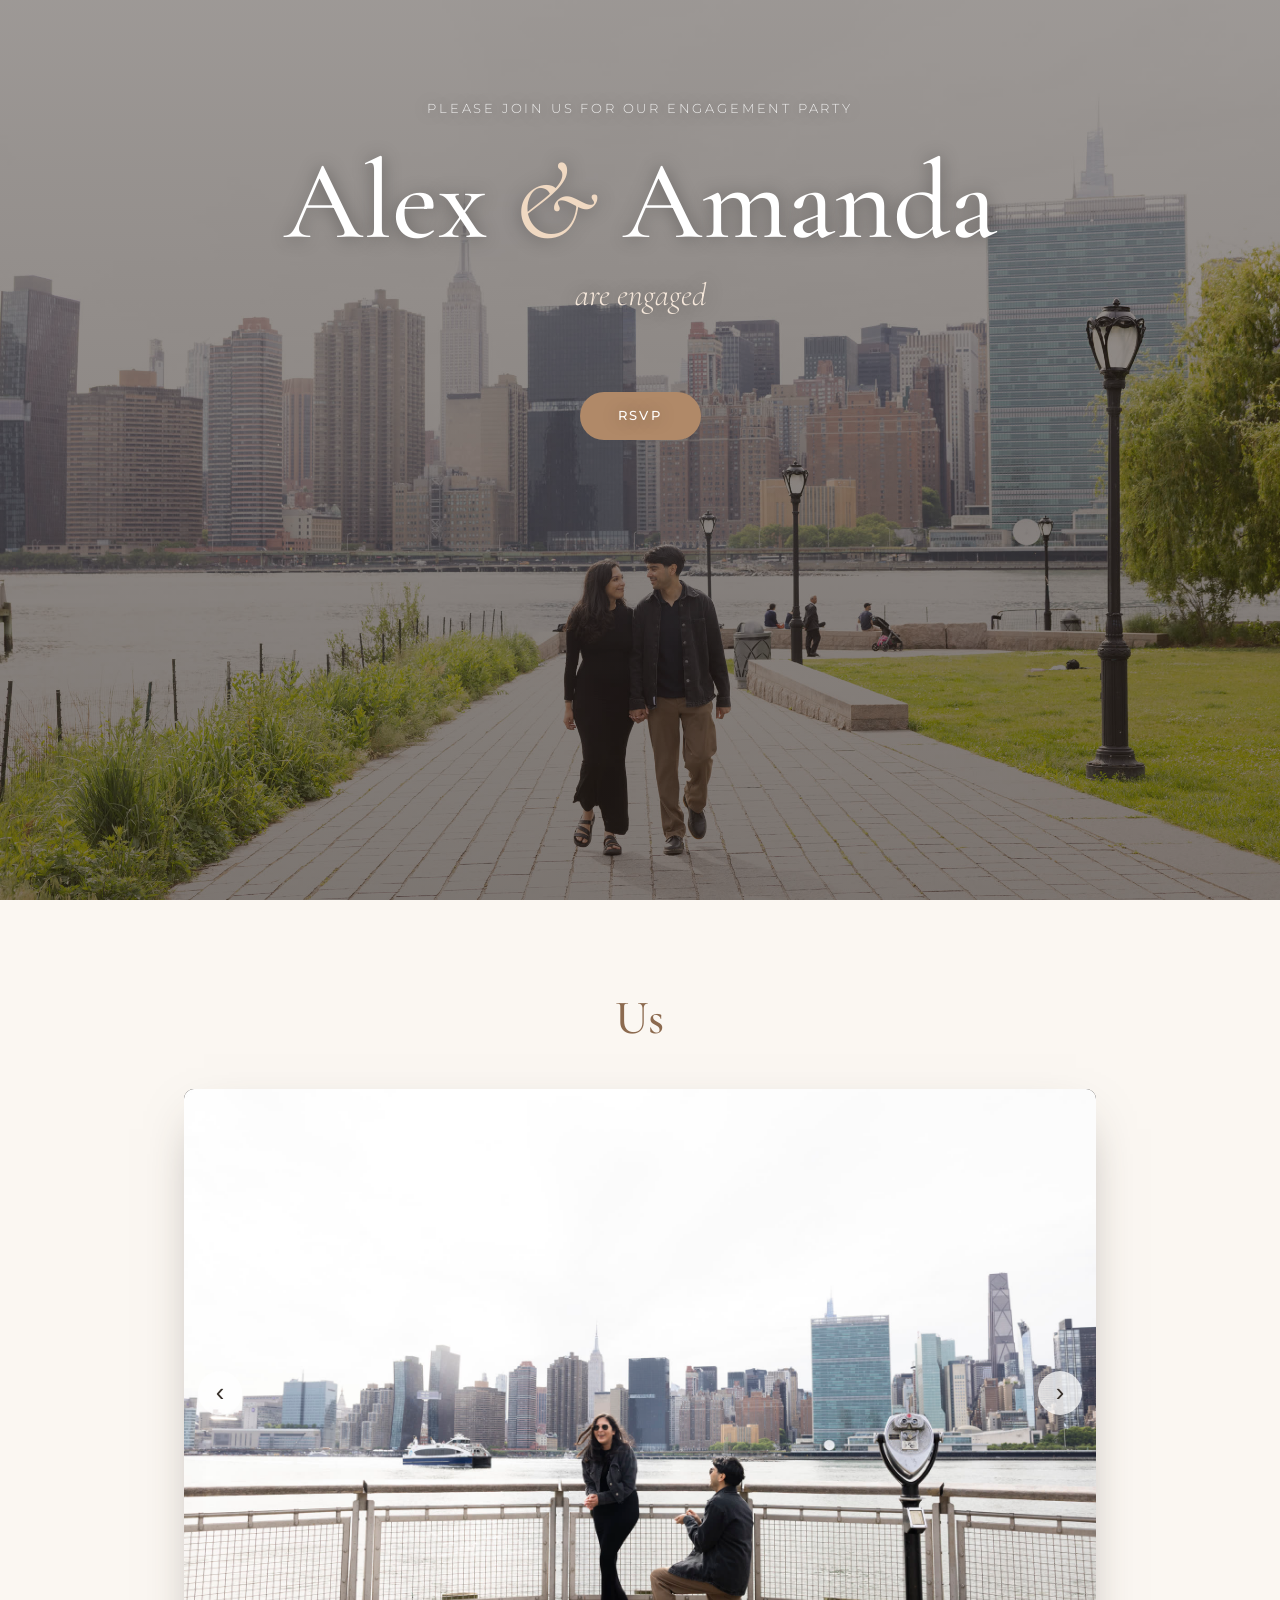
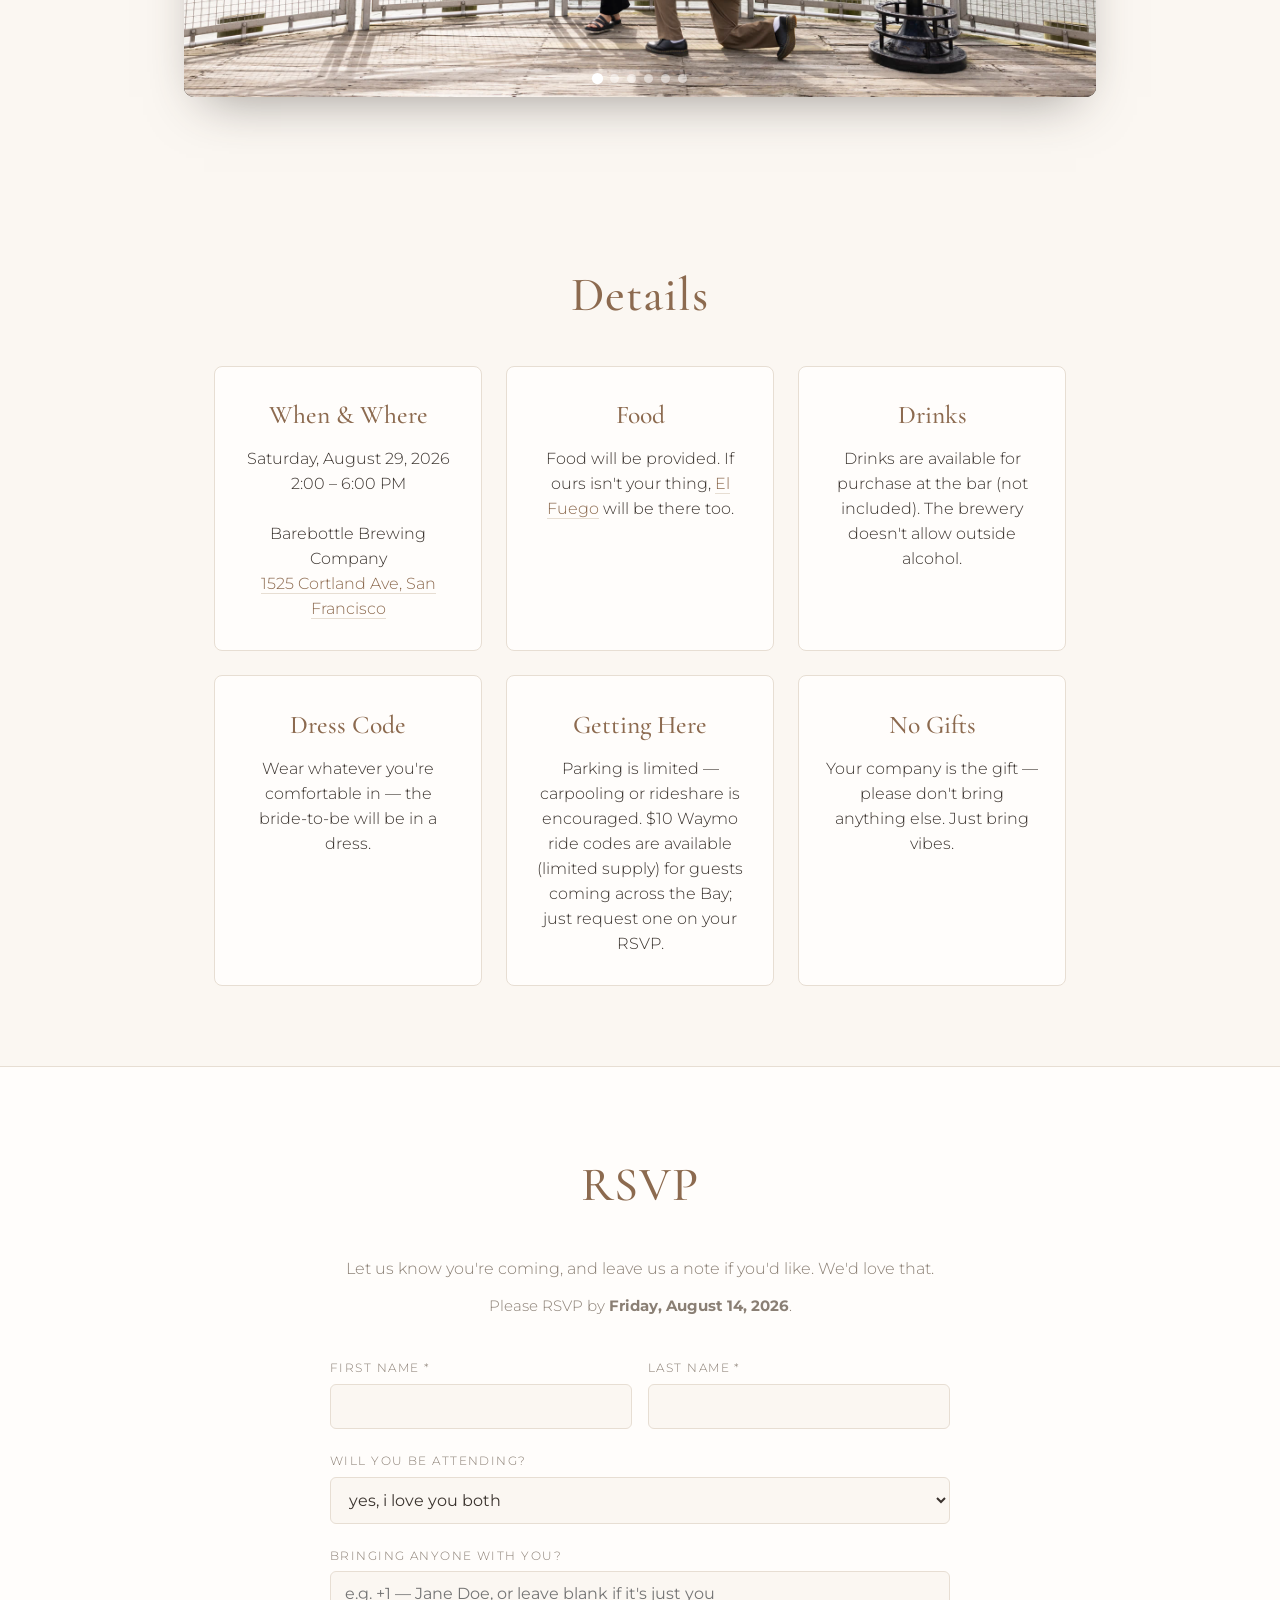
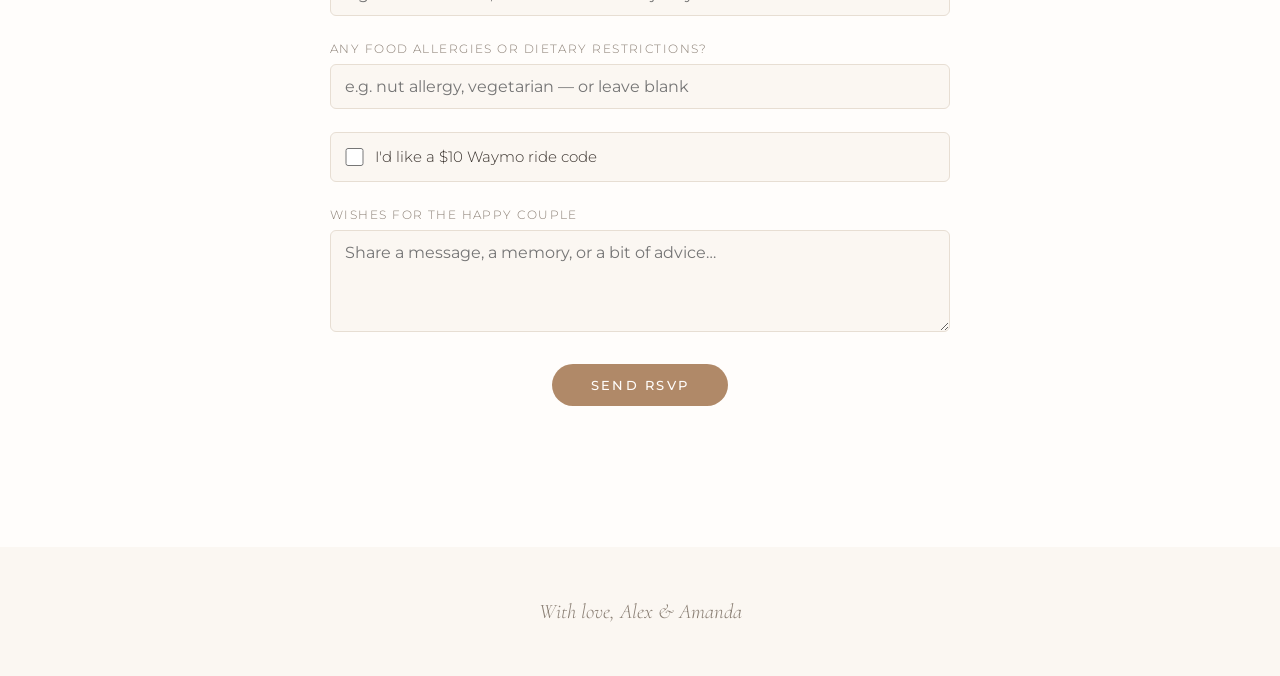
<file: index.html>
<!DOCTYPE html>
<html lang="en">
<head>
  <meta charset="UTF-8" />
  <meta name="viewport" content="width=device-width, initial-scale=1.0" />
  <title>Alex &amp; Amanda — Engagement Party</title>
  <link rel="preconnect" href="https://fonts.googleapis.com" />
  <link rel="preconnect" href="https://fonts.gstatic.com" crossorigin />
  <link href="https://fonts.googleapis.com/css2?family=Cormorant+Garamond:ital,wght@0,400;0,500;1,400&family=Montserrat:wght@300;400;500&display=swap" rel="stylesheet" />
  <link rel="stylesheet" href="styles.css?v=6" />
</head>
<body>

  <!-- ===== HERO ===== -->
  <header class="hero">
    <div class="hero__inner">
      <p class="hero__eyebrow">Please join us for our engagement party</p>
      <h1 class="hero__names">Alex <span>&amp;</span> Amanda</h1>
      <p class="hero__tagline">are engaged</p>
      <a class="btn hero__cta" href="#rsvp">RSVP</a>
    </div>
  </header>

  <!-- ===== PHOTO GALLERY ===== -->
  <section class="gallery" id="gallery">
    <h2 class="section-title">Us</h2>
    <div class="slideshow" id="slideshow">
      <div class="slides" id="slides"><!-- slides injected by gallery.js --></div>
      <button class="slide-nav slide-nav--prev" id="prevBtn" aria-label="Previous photo">&#8249;</button>
      <button class="slide-nav slide-nav--next" id="nextBtn" aria-label="Next photo">&#8250;</button>
      <div class="slide-dots" id="dots"></div>
    </div>
  </section>

  <!-- ===== DETAILS ===== -->
  <section class="details" id="details">
    <h2 class="section-title">Details</h2>
    <div class="details__grid">
      <div class="details__card">
        <h3>When &amp; Where</h3>
        <p>
          Saturday, August 29, 2026<br />2:00 – 6:00 PM<br /><br />
          Barebottle Brewing Company<br />
          <a href="https://maps.google.com/?q=Barebottle+Brewing+Company+1525+Cortland+Ave+San+Francisco+CA+94110" target="_blank" rel="noopener">1525 Cortland Ave, San Francisco</a>
        </p>
      </div>
      <div class="details__card">
        <h3>Food</h3>
        <p>
          Food will be provided. If ours isn't your thing,
          <a href="https://www.yelp.com/biz/el-fuego-san-francisco-61" target="_blank" rel="noopener">El Fuego</a>
          will be there too.
        </p>
      </div>
      <div class="details__card">
        <h3>Drinks</h3>
        <p>
          Drinks are available for purchase at the bar (not included).
          The brewery doesn't allow outside alcohol.
        </p>
      </div>
      <div class="details__card">
        <h3>Dress Code</h3>
        <p>Wear whatever you're comfortable in — the bride-to-be will be in a dress.</p>
      </div>
      <div class="details__card">
        <h3>Getting Here</h3>
        <p>Parking is limited — carpooling or rideshare is encouraged. $10 Waymo ride codes are available (limited supply) for guests coming across the Bay; just request one on your RSVP.</p>
      </div>
      <div class="details__card">
        <h3>No Gifts</h3>
        <p>Your company is the gift — please don't bring anything else. Just bring vibes.</p>
      </div>
    </div>
  </section>

  <!-- ===== AT THE PARTY =====
       Hidden until `games_live` is switched on in the controls page, so this
       goes live on the day without a deploy. Stays hidden if the check fails,
       which is the safe way round. -->
  <section class="details" id="party" hidden>
    <h2 class="section-title">At the Party</h2>
    <p class="party__intro">
      Three things to do while you're here. You can hop between them from the
      bar at the top of any of these pages.
    </p>
    <div class="details__grid">
      <div class="details__card party__card">
        <h3>The Quiz</h3>
        <p>How well do you actually know us? Ten questions, and a score at the end.</p>
        <a class="btn btn--small" href="quiz.html">Play the quiz</a>
      </div>
      <div class="details__card party__card">
        <h3>Disposable Camera</h3>
        <p>
          Take a photo and we'll develop it like it came off a drugstore
          point-and-shoot. It joins the wall for everyone to see.
        </p>
        <a class="btn btn--small" href="camera.html">Open the camera</a>
      </div>
      <div class="details__card party__card">
        <h3>Leaderboard</h3>
        <p>Where you landed, and which questions everyone's getting wrong.</p>
        <a class="btn btn--small" href="board.html">See the standings</a>
      </div>
    </div>
  </section>

  <!-- ===== RSVP ===== -->
  <section class="rsvp" id="rsvp">
    <div class="rsvp__inner">
      <h2 class="section-title">RSVP</h2>
      <p class="rsvp__intro">Let us know you're coming, and leave us a note if you'd like. We'd love that.</p>
      <p class="rsvp__deadline">Please RSVP by <strong>Friday, August 14, 2026</strong>.</p>

      <form id="rsvp-form" class="form">
        <div class="form__row">
          <label class="form__field">
            <span>First name *</span>
            <input type="text" name="firstName" required />
          </label>
          <label class="form__field">
            <span>Last name *</span>
            <input type="text" name="lastName" required />
          </label>
        </div>

        <label class="form__field">
          <span>Will you be attending?</span>
          <select name="attending">
            <option value="yes, i love you both">yes, i love you both</option>
            <option value="no, i don't love you both">no, i don't love you both</option>
          </select>
        </label>

        <label class="form__field">
          <span>Bringing anyone with you?</span>
          <input type="text" name="guests" placeholder="e.g. +1 — Jane Doe, or leave blank if it's just you" />
        </label>

        <label class="form__field">
          <span>Any food allergies or dietary restrictions?</span>
          <input type="text" name="allergies" placeholder="e.g. nut allergy, vegetarian — or leave blank" />
        </label>

        <label class="form__field form__field--check">
          <input type="checkbox" name="waymo" />
          <span>I'd like a $10 Waymo ride code</span>
        </label>

        <label class="form__field">
          <span>Wishes for the happy couple</span>
          <textarea name="wishes" rows="4" placeholder="Share a message, a memory, or a bit of advice…"></textarea>
        </label>

        <button type="submit" class="btn form__submit">Send RSVP</button>

        <p id="form-status" class="form__status" role="status" aria-live="polite"></p>
      </form>
    </div>
  </section>

  <footer class="footer">
    <p>With love, Alex &amp; Amanda</p>
  </footer>

  <script src="gallery.js"></script>
  <script src="script.js"></script>
  <script src="config.js?v=12"></script>
  <script src="home.js?v=12"></script>
</body>
</html>
</file>
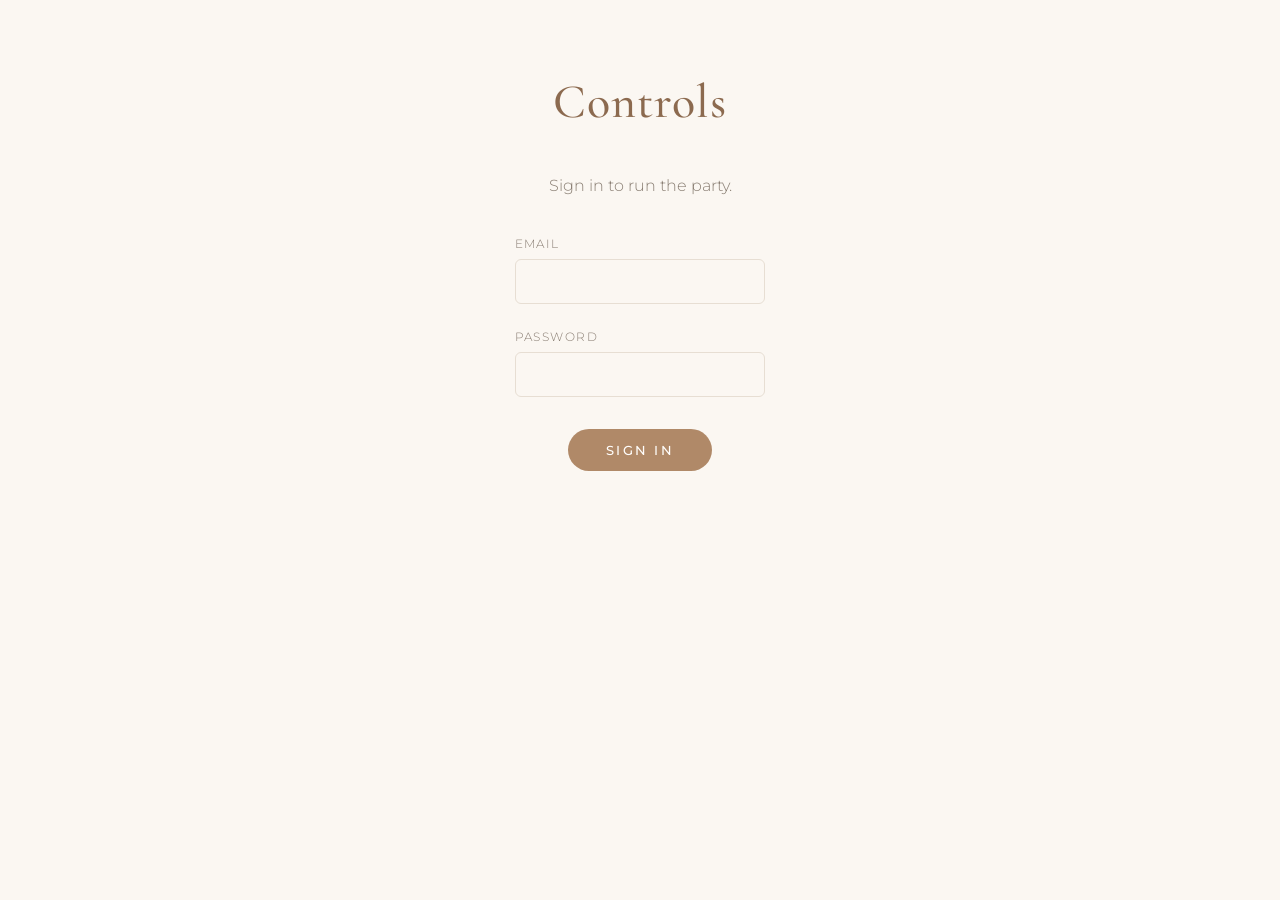
<file: admin.html>
<!DOCTYPE html>
<html lang="en">
<head>
  <meta charset="UTF-8" />
  <meta name="viewport" content="width=device-width, initial-scale=1.0" />
  <meta name="robots" content="noindex, nofollow" />
  <title>Controls — Alex &amp; Amanda</title>
  <link rel="preconnect" href="https://fonts.googleapis.com" />
  <link rel="preconnect" href="https://fonts.gstatic.com" crossorigin />
  <link href="https://fonts.googleapis.com/css2?family=Cormorant+Garamond:ital,wght@0,400;0,500;1,400&family=Montserrat:wght@300;400;500&display=swap" rel="stylesheet" />
  <link rel="stylesheet" href="styles.css?v=6" />
  <link rel="stylesheet" href="fun.css?v=12" />
</head>
<!--
  Just for the two of you. Not linked from anywhere, and the switches are
  protected by a real sign-in — see ADMIN ACCESS in schema.sql.

  On your iPhone: open this in Safari, then Share → Add to Home Screen.
-->
<body class="page admin">

  <main class="admin__inner">

    <!-- ===== SIGN IN ===== -->
    <section class="admin__screen is-active" id="screen-login">
      <h1 class="section-title">Controls</h1>
      <p class="admin__intro">Sign in to run the party.</p>

      <form class="form admin__form" id="loginForm">
        <label class="form__field">
          <span>Email</span>
          <input type="email" name="email" autocomplete="username" required />
        </label>
        <label class="form__field">
          <span>Password</span>
          <input type="password" name="password" autocomplete="current-password" required />
        </label>
        <button type="submit" class="btn form__submit">Sign in</button>
        <p class="form__status" id="loginStatus" role="status" aria-live="polite"></p>
      </form>
    </section>

    <!-- ===== THE SWITCHES ===== -->
    <section class="admin__screen" id="screen-panel">
      <h1 class="section-title">Controls</h1>
      <p class="admin__who" id="who"></p>

      <div class="switch" id="gamesSwitch">
        <div class="switch__text">
          <h2>The Games</h2>
          <p class="switch__state" id="gamesState">—</p>
          <p class="switch__hint" id="gamesHint"></p>
        </div>
        <button class="switch__btn" id="gamesBtn" disabled>—</button>
      </div>

      <div class="switch" id="answersSwitch">
        <div class="switch__text">
          <h2>The Answers</h2>
          <p class="switch__state" id="answersState">—</p>
          <p class="switch__hint" id="answersHint"></p>
        </div>
        <button class="switch__btn" id="answersBtn" disabled>—</button>
      </div>

      <div class="switch" id="collageSwitch">
        <div class="switch__text">
          <h2>The Wall</h2>
          <p class="switch__state" id="collageState">—</p>
          <p class="switch__hint" id="collageHint"></p>
        </div>
        <button class="switch__btn" id="collageBtn" disabled>—</button>
      </div>

      <p class="form__status" id="panelStatus" role="status" aria-live="polite"></p>

      <div class="admin__links">
        <a href="quiz.html">Quiz</a>
        <a href="camera.html">Camera</a>
        <a href="board.html">Leaderboard</a>
      </div>

      <button class="quiz__replay" id="signOutBtn">Sign out</button>

      <p class="admin__note">
        Removing a photo still needs the Supabase dashboard — that's where the
        thumbnails are. See "Taking a photo down" in SETUP.md.
      </p>
    </section>

  </main>

  <script src="config.js?v=12"></script>
  <script src="api.js?v=12"></script>
  <script src="admin.js?v=12"></script>
</body>
</html>
</file>
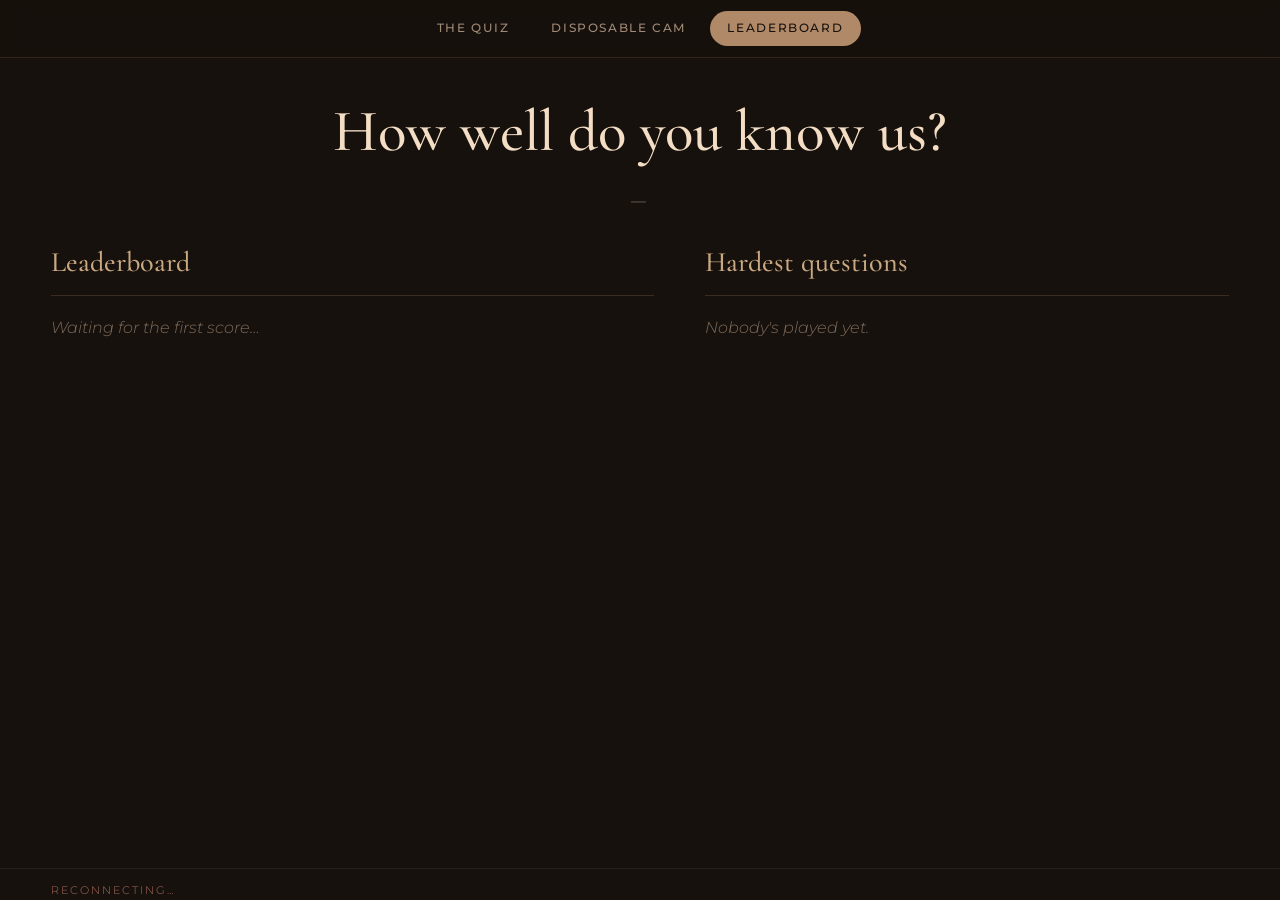
<file: board.html>
<!DOCTYPE html>
<html lang="en">
<head>
  <meta charset="UTF-8" />
  <meta name="viewport" content="width=device-width, initial-scale=1.0" />
  <title>Leaderboard — Alex &amp; Amanda</title>
  <link rel="preconnect" href="https://fonts.googleapis.com" />
  <link rel="preconnect" href="https://fonts.gstatic.com" crossorigin />
  <link href="https://fonts.googleapis.com/css2?family=Cormorant+Garamond:ital,wght@0,400;0,500;1,400&family=Montserrat:wght@300;400;500&display=swap" rel="stylesheet" />
  <link rel="stylesheet" href="styles.css?v=6" />
  <link rel="stylesheet" href="fun.css?v=12" />
</head>
<!--
  Guests reach this from the tab bar. Shows standings and which questions are
  tripping people up — never the answers themselves, so it's safe to leave
  open while the quiz is still sealed.
-->
<body class="board">

  <nav class="tabs tabs--dark">
    <a href="quiz.html"><span class="tabs__full">The Quiz</span><span class="tabs__short">Quiz</span></a>
    <a href="camera.html"><span class="tabs__full">Disposable Cam</span><span class="tabs__short">Camera</span></a>
    <a href="board.html" aria-current="page"><span class="tabs__full">Leaderboard</span><span class="tabs__short">Board</span></a>
  </nav>

  <header class="board__head">
    <h1>How well do you know us?</h1>
    <p class="board__sub" id="played">—</p>
  </header>

  <main class="board__grid">
    <section class="board__col">
      <h2>Leaderboard</h2>
      <ol class="board__list" id="list">
        <li class="board__empty">Waiting for the first score…</li>
      </ol>
      <p class="board__you" id="you" hidden></p>
    </section>

    <section class="board__col">
      <h2>Hardest questions</h2>
      <div class="board__stats" id="stats">
        <p class="board__empty">Nobody's played yet.</p>
      </div>
    </section>
  </main>

  <footer class="board__foot">
    <span id="status">connecting…</span>
    <span class="board__release" id="release"></span>
  </footer>

  <script src="config.js?v=12"></script>
  <script src="api.js?v=12"></script>
  <script src="quiz-data.js?v=12"></script>
  <script src="board.js?v=12"></script>
</body>
</html>
</file>
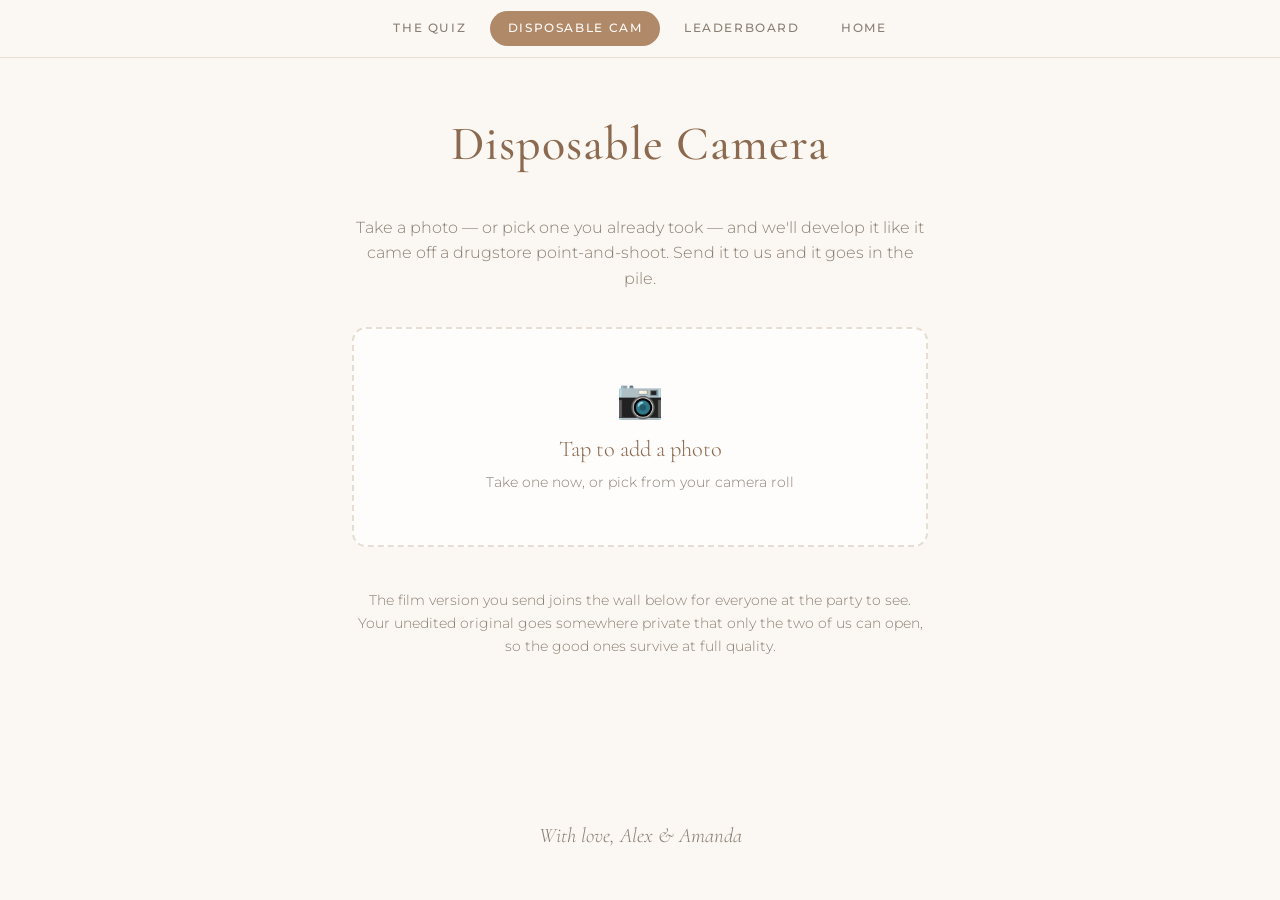
<file: camera.html>
<!DOCTYPE html>
<html lang="en">
<head>
  <meta charset="UTF-8" />
  <meta name="viewport" content="width=device-width, initial-scale=1.0" />
  <title>Disposable Camera — Alex &amp; Amanda</title>
  <link rel="preconnect" href="https://fonts.googleapis.com" />
  <link rel="preconnect" href="https://fonts.gstatic.com" crossorigin />
  <link href="https://fonts.googleapis.com/css2?family=Cormorant+Garamond:ital,wght@0,400;0,500;1,400&family=Montserrat:wght@300;400;500&display=swap" rel="stylesheet" />
  <link rel="stylesheet" href="styles.css?v=6" />
  <link rel="stylesheet" href="fun.css?v=13" />
</head>
<body class="page">

  <nav class="tabs">
    <a href="quiz.html"><span class="tabs__full">The Quiz</span><span class="tabs__short">Quiz</span></a>
    <a href="camera.html" aria-current="page"><span class="tabs__full">Disposable Cam</span><span class="tabs__short">Camera</span></a>
    <a href="board.html"><span class="tabs__full">Leaderboard</span><span class="tabs__short">Board</span></a>
    <a class="tabs__home" href="index.html"><span class="tabs__full">Home</span><span class="tabs__short">Home</span></a>
  </nav>

  <main class="cam">
    <h1 class="section-title">Disposable Camera</h1>
    <p class="cam__intro">
      Take a photo — or pick one you already took — and we'll develop it like it
      came off a drugstore point-and-shoot. Send it to us and it goes in the pile.
    </p>

    <!-- ===== PICK A PHOTO ===== -->
    <div class="cam__drop" id="drop">
      <div class="cam__drop-icon">&#128247;</div>
      <p class="cam__drop-text">Tap to add a photo</p>
      <p class="cam__drop-hint">Take one now, or pick from your camera roll</p>
      <!-- No `capture` attribute on purpose: it forces the camera and iOS
           drops the photo-library option entirely. Without it you get the
           normal sheet with both. -->
      <input type="file" id="fileInput" accept="image/*" />
    </div>

    <p class="cam__working" id="working" hidden>Developing…</p>

    <!-- ===== DEVELOPED PHOTO ===== -->
    <div class="cam__result" id="result" hidden>
      <div class="cam__frame" id="frame">
        <canvas class="cam__canvas" id="canvas"></canvas>
        <p class="filmbar__hint" id="filmHint">Swipe to change the look</p>
      </div>

      <div class="filmbar">
        <button class="filmbar__arrow" id="filmPrev" type="button" aria-label="Previous look">&#8249;</button>
        <span class="filmbar__name" id="filmName"></span>
        <button class="filmbar__arrow" id="filmNext" type="button" aria-label="Next look">&#8250;</button>
      </div>
      <div class="filmdots" id="filmDots"></div>

      <button class="frametoggle" id="frameBtn" type="button" aria-pressed="false">
        Add the party frame
      </button>

      <div class="cam__actions">
        <button class="btn" id="sendBtn">Send it to us</button>
        <a class="btn btn--ghost" id="downloadBtn" download="engagement-party.jpg">Save to my phone</a>
        <button class="btn btn--ghost" id="againBtn">Another one</button>
      </div>

      <label class="form__field cam__field">
        <span>Your name (optional)</span>
        <input type="text" id="camName" maxlength="40" placeholder="so we know who took it" />
      </label>

      <p class="cam__status" id="camStatus" role="status" aria-live="polite"></p>
    </div>

    <p class="cam__note">
      The film version you send joins the wall below for everyone at the party
      to see. Your unedited original goes somewhere private that only the two
      of us can open, so the good ones survive at full quality.
    </p>

    <!-- ===== THE WALL ===== -->
    <section class="wall" id="collage" hidden>
      <h2 class="section-title">The Wall</h2>
      <p class="wall__empty" id="collageEmpty" hidden>
        Nothing here yet — be the first.
      </p>
      <div class="wall__grid" id="collageGrid"></div>
    </section>
  </main>

  <footer class="footer">
    <p>With love, Alex &amp; Amanda</p>
  </footer>

  <script src="config.js?v=13"></script>
  <script src="api.js?v=13"></script>
  <script src="films.js?v=13"></script>
  <script src="camera.js?v=13"></script>
</body>
</html>
</file>
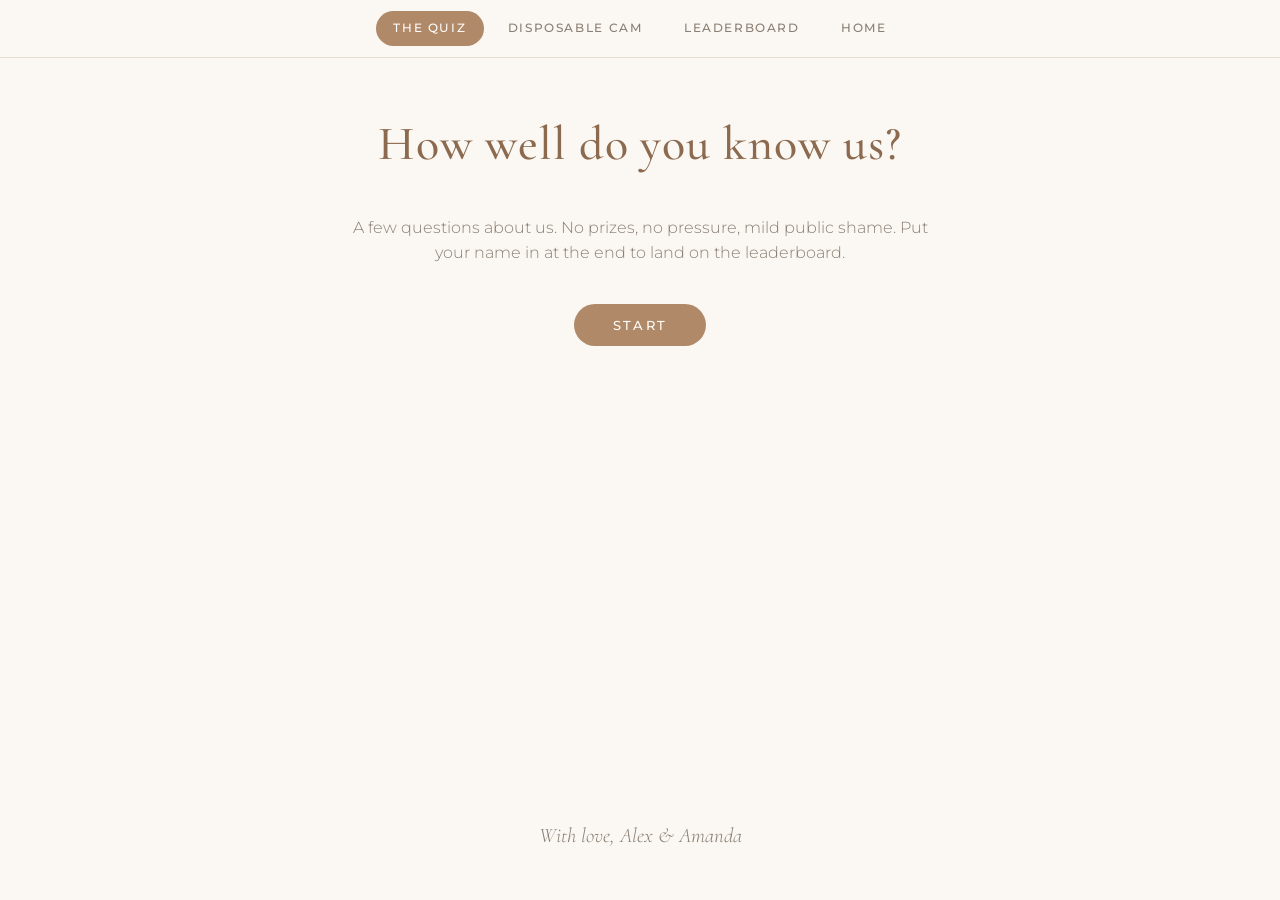
<file: quiz.html>
<!DOCTYPE html>
<html lang="en">
<head>
  <meta charset="UTF-8" />
  <meta name="viewport" content="width=device-width, initial-scale=1.0" />
  <title>How Well Do You Know Us? — Alex &amp; Amanda</title>
  <link rel="preconnect" href="https://fonts.googleapis.com" />
  <link rel="preconnect" href="https://fonts.gstatic.com" crossorigin />
  <link href="https://fonts.googleapis.com/css2?family=Cormorant+Garamond:ital,wght@0,400;0,500;1,400&family=Montserrat:wght@300;400;500&display=swap" rel="stylesheet" />
  <link rel="stylesheet" href="styles.css?v=6" />
  <link rel="stylesheet" href="fun.css?v=12" />
</head>
<body class="page">

  <nav class="tabs">
    <a href="quiz.html" aria-current="page"><span class="tabs__full">The Quiz</span><span class="tabs__short">Quiz</span></a>
    <a href="camera.html"><span class="tabs__full">Disposable Cam</span><span class="tabs__short">Camera</span></a>
    <a href="board.html"><span class="tabs__full">Leaderboard</span><span class="tabs__short">Board</span></a>
    <a class="tabs__home" href="index.html"><span class="tabs__full">Home</span><span class="tabs__short">Home</span></a>
  </nav>

  <main class="quiz">

    <!-- ===== START ===== -->
    <section class="quiz__screen is-active" id="screen-start">
      <h1 class="section-title" id="quizTitle">How well do you know us?</h1>
      <p class="quiz__intro" id="quizIntro"></p>
      <button class="btn" id="startBtn">Start</button>
      <button class="quiz__replay" id="resumeBtn" hidden>See how you did</button>
    </section>

    <!-- ===== PLAY ===== -->
    <section class="quiz__screen" id="screen-play">
      <div class="quiz__progress">
        <div class="quiz__progress-bar"><span id="progressFill"></span></div>
        <p class="quiz__count" id="progressText"></p>
      </div>

      <h2 class="quiz__question" id="questionText"></h2>

      <!-- photos that come with the question, visible sealed or not -->
      <div class="quiz__askPhotos" id="askPhotos" hidden></div>

      <!-- multiple choice -->
      <div class="quiz__options" id="options"></div>

      <!-- timeline sort -->
      <div class="quiz__order" id="orderList" hidden></div>
      <button class="btn quiz__check" id="checkOrderBtn" hidden>Lock it in</button>

      <div class="quiz__feedback" id="feedback" hidden>
        <p class="quiz__verdict" id="verdict"></p>
        <p class="quiz__note" id="note"></p>
        <div class="quiz__photos" id="feedbackPhotos" hidden></div>
        <button class="btn" id="nextBtn">Next</button>
      </div>
    </section>

    <!-- ===== RESULT ===== -->
    <section class="quiz__screen" id="screen-result">
      <h2 class="section-title">How you did</h2>
      <p class="quiz__score" id="scoreLine"></p>
      <p class="quiz__tier" id="tierLabel"></p>
      <p class="quiz__blurb" id="tierBlurb"></p>

      <form class="quiz__submit form" id="scoreForm">
        <label class="form__field">
          <span>Name for the leaderboard</span>
          <input type="text" name="name" maxlength="40" placeholder="e.g. Jane D." required />
        </label>
        <button type="submit" class="btn form__submit">Post my score</button>
        <p class="form__status" id="scoreStatus" role="status" aria-live="polite"></p>
      </form>

      <p class="quiz__pending" id="pending" hidden>
        The answers are still sealed — Alex and Amanda will drop them later
        tonight. Leave this page open, or come back to it: this phone remembers
        what you picked, so you'll see exactly what you got wrong.
      </p>

      <div class="quiz__after">
        <button class="btn" id="revealBtn" hidden>See the answers</button>
        <a class="btn btn--ghost" href="camera.html">Now take a photo &#8250;</a>
        <button class="quiz__replay" id="replayBtn">Play again</button>
      </div>

      <div class="review" id="review" hidden></div>

      <div class="leaderboard" id="leaderboard" hidden>
        <h3>Leaderboard</h3>
        <ol id="leaderboardList"></ol>
      </div>
    </section>

  </main>

  <footer class="footer">
    <p>With love, Alex &amp; Amanda</p>
  </footer>

  <script src="config.js?v=12"></script>
  <script src="api.js?v=12"></script>
  <script src="quiz-data.js?v=12"></script>
  <script src="quiz.js?v=12"></script>
</body>
</html>
</file>
<file: styles.css>
:root {
  --bg: #fbf7f2;
  --ink: #3a332e;
  --muted: #8a7f74;
  --accent: #b08968;
  --accent-deep: #8c6a4f;
  --line: #e7ded3;
  --white: #fffdfb;
}

* { box-sizing: border-box; margin: 0; padding: 0; }

html { scroll-behavior: smooth; }

body {
  font-family: "Montserrat", sans-serif;
  color: var(--ink);
  background: var(--bg);
  line-height: 1.6;
  font-weight: 300;
}

.section-title {
  font-family: "Cormorant Garamond", serif;
  font-size: clamp(2rem, 5vw, 3rem);
  font-weight: 500;
  text-align: center;
  color: var(--accent-deep);
  margin-bottom: 2rem;
  letter-spacing: 0.02em;
}

.btn {
  display: inline-block;
  background: var(--accent);
  color: var(--white);
  text-decoration: none;
  padding: 0.85rem 2.4rem;
  border: none;
  border-radius: 999px;
  font-family: "Montserrat", sans-serif;
  font-size: 0.8rem;
  font-weight: 500;
  letter-spacing: 0.18em;
  text-transform: uppercase;
  cursor: pointer;
  transition: background 0.25s ease, transform 0.15s ease;
}
.btn:hover { background: var(--accent-deep); transform: translateY(-2px); }

/* ===== HERO ===== */
.hero {
  min-height: 100vh;
  display: flex;
  align-items: flex-start;
  justify-content: center;
  text-align: center;
  padding: 11vh 1.5rem 4rem;
  color: #fff;
  background:
    linear-gradient(rgba(38,28,22,0.45), rgba(38,28,22,0.6)),
    url("photos/hero.jpg") center / cover no-repeat;
  background-attachment: scroll;
}
.hero__inner { max-width: 760px; text-shadow: 0 1px 18px rgba(0,0,0,0.35); }
.hero__eyebrow {
  font-size: 0.8rem;
  letter-spacing: 0.22em;
  text-transform: uppercase;
  color: rgba(255,255,255,0.85);
  margin-bottom: 1.5rem;
}
.hero__names {
  font-family: "Cormorant Garamond", serif;
  font-size: clamp(2rem, 11vw, 7rem);
  font-weight: 500;
  line-height: 1.05;
  color: #fff;
}
.hero__names span { color: #f0d9c2; font-style: italic; font-weight: 400; }
.hero__tagline {
  font-family: "Cormorant Garamond", serif;
  font-style: italic;
  font-size: clamp(1.4rem, 4vw, 2rem);
  color: #f5e7da;
  margin: 0.5rem 0 2.5rem;
}
.hero__details { color: #fff; margin-bottom: 0.4rem; }
.hero__meta {
  color: #fff;
  font-size: 1rem;
  letter-spacing: 0.05em;
  margin-bottom: 0.6rem;
}
.hero__venue {
  color: rgba(255,255,255,0.9);
  font-size: 0.92rem;
  line-height: 1.7;
  margin-bottom: 2.5rem;
}
.hero__venue a {
  color: #fff;
  text-decoration: none;
  border-bottom: 1px solid rgba(255,255,255,0.5);
  transition: border-color 0.2s ease;
}
.hero__venue a:hover { border-color: #fff; }

/* ===== GALLERY SLIDESHOW ===== */
.gallery { padding: 5rem 1.5rem; max-width: 960px; margin: 0 auto; }
.slideshow {
  position: relative;
  width: 100%;
  aspect-ratio: 3 / 2;
  border-radius: 10px;
  overflow: hidden;
  background: #201914;
  box-shadow: 0 20px 50px -20px rgba(58,51,46,0.5);
}
.slides { position: absolute; inset: 0; }
.slide {
  position: absolute; inset: 0;
  opacity: 0;
  transition: opacity 1s ease;
}
.slide.is-active { opacity: 1; }
.slide__bg {
  position: absolute; inset: 0;
  background-size: cover;
  background-position: center;
  filter: blur(28px) brightness(0.55);
  transform: scale(1.15);
}
.slide__img {
  position: relative;
  width: 100%; height: 100%;
  object-fit: contain;
  display: block;
}

/* arrows */
.slide-nav {
  position: absolute;
  top: 50%;
  transform: translateY(-50%);
  width: 44px; height: 44px;
  border: none;
  border-radius: 50%;
  background: rgba(255,255,255,0.75);
  color: var(--ink);
  font-size: 1.6rem;
  line-height: 1;
  cursor: pointer;
  display: flex; align-items: center; justify-content: center;
  transition: background 0.2s ease;
  z-index: 2;
}
.slide-nav:hover { background: #fff; }
.slide-nav--prev { left: 14px; }
.slide-nav--next { right: 14px; }

/* dots */
.slide-dots {
  position: absolute;
  bottom: 14px; left: 0; right: 0;
  display: flex; justify-content: center; gap: 8px;
  z-index: 2;
}
.slide-dot {
  width: 9px; height: 9px;
  border-radius: 50%;
  border: none;
  background: rgba(255,255,255,0.5);
  cursor: pointer;
  padding: 0;
  transition: background 0.2s ease, transform 0.2s ease;
}
.slide-dot.is-active { background: #fff; transform: scale(1.25); }

/* ===== DETAILS ===== */
.details {
  padding: 5rem 1.5rem;
  max-width: 900px;
  margin: 0 auto;
}
.details__grid {
  display: grid;
  grid-template-columns: repeat(auto-fit, minmax(220px, 1fr));
  gap: 1.5rem;
}
.details__card {
  background: var(--white);
  border: 1px solid var(--line);
  border-radius: 8px;
  padding: 1.8rem 1.6rem;
  text-align: center;
}
.details__card h3 {
  font-family: "Cormorant Garamond", serif;
  font-size: 1.6rem;
  font-weight: 500;
  color: var(--accent-deep);
  margin-bottom: 0.6rem;
}
.details__card p { color: var(--ink); font-size: 0.98rem; }
.details__card a {
  color: var(--accent-deep);
  text-decoration: none;
  border-bottom: 1px solid var(--line);
}
.details__card a:hover { border-color: var(--accent-deep); }

/* ===== RSVP ===== */
.rsvp {
  padding: 5rem 1.5rem 6rem;
  background: var(--white);
  border-top: 1px solid var(--line);
}
.rsvp__inner { max-width: 620px; margin: 0 auto; }
.rsvp__intro {
  text-align: center;
  color: var(--muted);
  margin-bottom: 0.75rem;
  font-size: 1rem;
}

.rsvp__deadline {
  text-align: center;
  color: var(--muted);
  margin-bottom: 2.5rem;
  font-size: 0.95rem;
}

.form { display: flex; flex-direction: column; gap: 1.4rem; }
.form__row { display: flex; gap: 1rem; }
.form__row .form__field { flex: 1; }
.form__field { display: flex; flex-direction: column; gap: 0.4rem; }
.form__field > span {
  font-size: 0.75rem;
  letter-spacing: 0.12em;
  text-transform: uppercase;
  color: var(--muted);
}
.form__field input,
.form__field select,
.form__field textarea {
  font-family: "Montserrat", sans-serif;
  font-size: 1rem;
  color: var(--ink);
  padding: 0.75rem 0.9rem;
  border: 1px solid var(--line);
  border-radius: 6px;
  background: var(--bg);
  transition: border-color 0.2s ease;
}
.form__field input:focus,
.form__field select:focus,
.form__field textarea:focus {
  outline: none;
  border-color: var(--accent);
}
.form__field textarea { resize: vertical; }
.form__field--check {
  flex-direction: row;
  align-items: center;
  gap: 0.7rem;
  cursor: pointer;
  background: var(--bg);
  border: 1px solid var(--line);
  border-radius: 6px;
  padding: 0.85rem 0.9rem;
}
.form__field--check input {
  width: 1.15rem;
  height: 1.15rem;
  accent-color: var(--accent);
  flex-shrink: 0;
  cursor: pointer;
}
.form__field--check span {
  text-transform: none;
  letter-spacing: normal;
  font-size: 0.95rem;
  color: var(--ink);
  line-height: 1.4;
}
.form__submit { align-self: center; margin-top: 0.6rem; }
.form__status {
  text-align: center;
  font-size: 0.9rem;
  min-height: 1.4rem;
  color: var(--accent-deep);
}
.form__status.error { color: #b3453a; }
.hero__cta { margin-top: 2rem; }

/* ===== FOOTER ===== */
.footer {
  text-align: center;
  padding: 3rem 1.5rem;
  color: var(--muted);
  font-family: "Cormorant Garamond", serif;
  font-style: italic;
  font-size: 1.3rem;
}

@media (max-width: 520px) {
  .form__row { flex-direction: column; }
}

/* ===== AT THE PARTY =====
   Added for the party pages' entry points on the homepage. Purely additive —
   these classes aren't used by anything that existed before. */
.party__intro {
  text-align: center;
  color: var(--muted);
  max-width: 34rem;
  margin: -1rem auto 2rem;
  font-size: 0.98rem;
}
.party__card {
  display: flex;
  flex-direction: column;
  gap: 0.9rem;
}
/* Pushes the button to the bottom so all three line up despite different
   amounts of text above them. */
.party__card p { flex: 1; }
.btn--small {
  align-self: center;
  padding: 0.65rem 1.5rem;
  font-size: 0.7rem;
  letter-spacing: 0.14em;
}
/* `.details__card a` sets brown text and an underline for the ordinary links
   in those cards, and out-specifies `.btn`. These are buttons, not links. */
.party__card a.btn,
.party__card a.btn:hover {
  color: var(--white);
  border-bottom: none;
}
</file>
<file: fun.css>
/* ===================================================================
   Styles for the party pages (quiz.html, camera.html) only.
   Loaded after styles.css, which supplies the palette, fonts,
   .section-title, .btn and .form styles that these pages reuse.
   Nothing here affects index.html.
   =================================================================== */

/* The quiz toggles panels with the [hidden] attribute, and several of them
   are flex containers — without this, `display: flex` beats the browser's
   own [hidden] rule and hidden panels stay visible. */
[hidden] { display: none !important; }

.page { min-height: 100vh; display: flex; flex-direction: column; }
.page main { flex: 1; }

/* ===== TAB BAR ===== */
.tabs {
  position: sticky;
  top: 0;
  z-index: 10;
  display: flex;
  justify-content: center;
  gap: 0.4rem;
  padding: 0.7rem 0.6rem;
  background: rgba(251, 247, 242, 0.92);
  backdrop-filter: blur(8px);
  border-bottom: 1px solid var(--line);
}
.tabs a {
  padding: 0.5rem 1.1rem;
  border-radius: 999px;
  text-decoration: none;
  font-size: 0.72rem;
  font-weight: 500;
  letter-spacing: 0.14em;
  text-transform: uppercase;
  color: var(--muted);
  white-space: nowrap;
  transition: background 0.2s ease, color 0.2s ease;
}
.tabs a:hover { color: var(--accent-deep); background: var(--white); }
.tabs a[aria-current="page"] {
  background: var(--accent);
  color: var(--white);
}
.tabs .tabs__home { font-size: 0.72rem; }

/* Four tabs don't fit across a narrow phone, so each one carries a long and a
   short label and the CSS picks. */
.tabs__short { display: none; }
@media (max-width: 560px) {
  .tabs__full { display: none; }
  .tabs__short { display: inline; }
}

/* On the leaderboard, which sits on a dark background. */
.tabs--dark {
  background: rgba(23, 17, 13, 0.92);
  border-bottom-color: #33251c;
}
.tabs--dark a { color: #a08a76; }
.tabs--dark a:hover { color: #f3ddc4; background: #241a14; }
.tabs--dark a[aria-current="page"] { background: var(--accent); color: #17110d; }

.btn--ghost {
  background: transparent;
  color: var(--accent-deep);
  border: 1px solid var(--accent);
}
.btn--ghost:hover { background: var(--accent); color: var(--white); }

.btn[disabled] {
  opacity: 0.5;
  pointer-events: none;
}

/* ===================================================================
   QUIZ
   =================================================================== */
.quiz {
  max-width: 640px;
  margin: 0 auto;
  padding: 3rem 1.4rem 4rem;
}
.quiz__screen { display: none; }
.quiz__screen.is-active { display: block; animation: fadeUp 0.4s ease both; }

@keyframes fadeUp {
  from { opacity: 0; transform: translateY(10px); }
  to { opacity: 1; transform: none; }
}

.quiz__intro {
  text-align: center;
  color: var(--muted);
  margin-bottom: 2.4rem;
  font-size: 1rem;
}
#screen-start { text-align: center; }

/* progress */
.quiz__progress { margin-bottom: 2.2rem; }
.quiz__progress-bar {
  height: 3px;
  background: var(--line);
  border-radius: 999px;
  overflow: hidden;
}
.quiz__progress-bar span {
  display: block;
  height: 100%;
  width: 0;
  background: var(--accent);
  transition: width 0.35s ease;
}
.quiz__count {
  margin-top: 0.7rem;
  text-align: center;
  font-size: 0.7rem;
  letter-spacing: 0.16em;
  text-transform: uppercase;
  color: var(--muted);
}

.quiz__question {
  font-family: "Cormorant Garamond", serif;
  font-size: clamp(1.6rem, 5.5vw, 2.3rem);
  font-weight: 500;
  line-height: 1.25;
  text-align: center;
  color: var(--accent-deep);
  margin-bottom: 1.8rem;
}

/* multiple choice */
.quiz__options { display: flex; flex-direction: column; gap: 0.75rem; }
.option {
  font-family: "Montserrat", sans-serif;
  font-size: 1rem;
  font-weight: 300;
  color: var(--ink);
  text-align: left;
  background: var(--white);
  border: 1px solid var(--line);
  border-radius: 10px;
  padding: 1.05rem 1.2rem;
  cursor: pointer;
  transition: border-color 0.18s ease, background 0.18s ease, transform 0.12s ease;
}
.option:hover:not(:disabled) { border-color: var(--accent); transform: translateY(-1px); }
.option:disabled { cursor: default; }
.option.is-correct {
  border-color: #5c8a5e;
  background: #f2f8f1;
  color: #2f4a30;
  font-weight: 500;
}
.option.is-wrong {
  border-color: #c2726a;
  background: #fbf1ef;
  color: #8a3f37;
  text-decoration: line-through;
  text-decoration-color: rgba(138, 63, 55, 0.5);
}
.option.is-dimmed { opacity: 0.45; }
/* Before the answers are released: shows what they picked, not whether
   it was right. */
.option.is-locked {
  border-color: var(--accent);
  background: #fdf7f1;
  font-weight: 500;
}

/* timeline sort */
.quiz__order { display: flex; flex-direction: column; gap: 0.6rem; }
.order__row {
  display: flex;
  align-items: center;
  gap: 0.9rem;
  background: var(--white);
  border: 1px solid var(--line);
  border-radius: 10px;
  padding: 0.85rem 0.9rem 0.85rem 1rem;
  transition: border-color 0.18s ease, background 0.18s ease;
}
.order__num {
  font-family: "Cormorant Garamond", serif;
  font-size: 1.3rem;
  color: var(--accent);
  min-width: 1.1rem;
  text-align: center;
  flex-shrink: 0;
}
.order__label { flex: 1; font-size: 0.97rem; line-height: 1.4; }
.order__ctrls { display: flex; flex-direction: column; gap: 3px; flex-shrink: 0; }
.order__btn {
  width: 34px;
  height: 26px;
  border: 1px solid var(--line);
  background: var(--bg);
  color: var(--accent-deep);
  border-radius: 6px;
  font-size: 0.72rem;
  line-height: 1;
  cursor: pointer;
  transition: background 0.15s ease, opacity 0.15s ease;
}
.order__btn:hover:not(:disabled) { background: var(--accent); color: var(--white); }
.order__btn:disabled { opacity: 0.25; cursor: default; }
.order__row.is-correct { border-color: #5c8a5e; background: #f2f8f1; }
.order__row.is-wrong { border-color: #c2726a; background: #fbf1ef; }
.order__row.is-locked { border-color: var(--accent); background: #fdf7f1; }
.order__answer {
  margin-top: 1rem;
  font-size: 0.9rem;
  color: var(--muted);
  line-height: 1.7;
}
.order__answer strong { color: var(--accent-deep); font-weight: 500; }
.quiz__check { display: block; margin: 1.6rem auto 0; }

/* feedback */
.quiz__feedback { margin-top: 1.8rem; text-align: center; }
.quiz__verdict {
  font-family: "Cormorant Garamond", serif;
  font-style: italic;
  font-size: 1.5rem;
  margin-bottom: 0.4rem;
}
.quiz__verdict.is-right { color: #4a7a4c; }
.quiz__verdict.is-wrong { color: #a8544b; }
.quiz__verdict.is-locked { color: var(--accent-deep); }
.quiz__note {
  color: var(--muted);
  font-size: 0.95rem;
  line-height: 1.7;
  max-width: 30rem;
  margin: 0 auto 1.5rem;
}

/* photos shown with a revealed answer */
.quiz__photos { margin: 0 0 1.6rem; }
.shots { margin: 0; }
.shots--pair {
  display: grid;
  grid-template-columns: 1fr 1fr;
  gap: 8px;
  /* Without this, grid stretches both tiles to the taller one's height and the
     shorter photo gets a slab of empty tile under it. */
  align-items: start;
}
.shots__shot { margin: 0; }
.shots__shot img {
  display: block;
  width: 100%;
  height: auto;
  border-radius: 4px;
  box-shadow: 0 10px 26px -14px rgba(58, 51, 46, 0.6);
}
/* A caption for one photo, as opposed to .shots__caption for the whole pair. */
.shots__cap {
  margin-top: 0.45rem;
  font-size: 0.74rem;
  line-height: 1.5;
  color: var(--muted);
  font-style: italic;
  text-align: center;
}
.shots__caption {
  grid-column: 1 / -1;
  margin-top: 0.6rem;
  font-size: 0.78rem;
  line-height: 1.6;
  color: var(--muted);
  font-style: italic;
  text-align: center;
}
.review__item .shots { margin-top: 0.9rem; }

@media (max-width: 430px) {
  /* Two photos side by side on a phone are too small to read faces in. */
  .shots--pair { grid-template-columns: 1fr; gap: 10px; }
}

/* results */
#screen-result { text-align: center; }
.quiz__score {
  font-family: "Cormorant Garamond", serif;
  font-size: clamp(3rem, 16vw, 5.5rem);
  font-weight: 500;
  line-height: 1;
  color: var(--accent);
}
.quiz__score small {
  font-size: 0.3em;
  color: var(--muted);
  letter-spacing: 0.1em;
}
.quiz__tier {
  font-family: "Cormorant Garamond", serif;
  font-size: 1.7rem;
  color: var(--accent-deep);
  margin: 0.8rem 0 0.3rem;
}
.quiz__blurb { color: var(--muted); margin-bottom: 2.4rem; }
.quiz__submit { max-width: 22rem; margin: 0 auto 2rem; text-align: left; }
.quiz__after {
  display: flex;
  flex-direction: column;
  align-items: center;
  gap: 1rem;
  padding-top: 0.5rem;
}
.quiz__replay {
  background: none;
  border: none;
  color: var(--muted);
  font-family: "Montserrat", sans-serif;
  font-size: 0.8rem;
  letter-spacing: 0.1em;
  text-transform: uppercase;
  text-decoration: underline;
  text-underline-offset: 3px;
  cursor: pointer;
}
.quiz__replay:hover { color: var(--accent-deep); }

/* waiting for the answers to be released */
.quiz__pending {
  max-width: 28rem;
  margin: 0 auto 2rem;
  padding: 1.1rem 1.3rem;
  border: 1px solid var(--line);
  border-radius: 10px;
  background: var(--white);
  color: var(--muted);
  font-size: 0.92rem;
  line-height: 1.7;
}

/* the reveal */
.review {
  margin-top: 3rem;
  padding-top: 2.5rem;
  border-top: 1px solid var(--line);
  text-align: left;
}
.review h3 {
  font-family: "Cormorant Garamond", serif;
  font-size: 1.9rem;
  font-weight: 500;
  color: var(--accent-deep);
  text-align: center;
  margin-bottom: 1.6rem;
}
.review__item {
  background: var(--white);
  border: 1px solid var(--line);
  border-left: 3px solid var(--line);
  border-radius: 8px;
  padding: 1.1rem 1.2rem;
  margin-bottom: 1rem;
}
.review__item.is-right { border-left-color: #5c8a5e; }
.review__item.is-wrong { border-left-color: #c2726a; }
.review__item.is-skipped { border-left-color: var(--line); }
.review__q {
  font-family: "Cormorant Garamond", serif;
  font-size: 1.3rem;
  line-height: 1.3;
  color: var(--accent-deep);
  margin-bottom: 0.7rem;
}
.review__line { font-size: 0.93rem; line-height: 1.6; color: var(--ink); }
.review__line strong {
  font-weight: 500;
  color: var(--muted);
  font-size: 0.72rem;
  letter-spacing: 0.12em;
  text-transform: uppercase;
}
.review__note {
  margin-top: 0.7rem;
  padding-top: 0.7rem;
  border-top: 1px dashed var(--line);
  font-family: "Cormorant Garamond", serif;
  font-style: italic;
  font-size: 1.05rem;
  line-height: 1.6;
  color: var(--muted);
}

/* leaderboard */
.leaderboard {
  margin-top: 3.5rem;
  padding-top: 2.5rem;
  border-top: 1px solid var(--line);
  text-align: left;
}
.leaderboard h3 {
  font-family: "Cormorant Garamond", serif;
  font-size: 1.8rem;
  font-weight: 500;
  color: var(--accent-deep);
  text-align: center;
  margin-bottom: 1.4rem;
}
.leaderboard ol { list-style: none; counter-reset: rank; }
.leaderboard li {
  counter-increment: rank;
  display: flex;
  align-items: baseline;
  gap: 0.8rem;
  padding: 0.7rem 0.2rem;
  border-bottom: 1px solid var(--line);
  font-size: 0.98rem;
}
.leaderboard li::before {
  content: counter(rank);
  font-family: "Cormorant Garamond", serif;
  font-size: 1.2rem;
  color: var(--accent);
  min-width: 1.4rem;
}
.leaderboard li span:first-of-type { flex: 1; }
.leaderboard li .lb__score { color: var(--muted); font-size: 0.9rem; }
.leaderboard li.is-you { font-weight: 500; color: var(--accent-deep); }
.leaderboard li.is-you .lb__score { color: var(--accent-deep); }

/* ===================================================================
   ADMIN CONTROLS (admin.html)
   =================================================================== */
.admin__inner {
  max-width: 30rem;
  margin: 0 auto;
  padding: 4rem 1.4rem 5rem;
}
.admin__screen { display: none; }
.admin__screen.is-active { display: block; animation: fadeUp 0.35s ease both; }
.admin__intro { text-align: center; color: var(--muted); margin-bottom: 2.2rem; }
.admin__form { max-width: 22rem; margin: 0 auto; }
.admin__who {
  text-align: center;
  font-size: 0.78rem;
  letter-spacing: 0.1em;
  text-transform: uppercase;
  color: var(--muted);
  margin-bottom: 2.2rem;
}

.switch {
  display: flex;
  align-items: center;
  gap: 1.2rem;
  background: var(--white);
  border: 1px solid var(--line);
  border-radius: 12px;
  padding: 1.3rem 1.4rem;
  margin-bottom: 1.1rem;
}
.switch__text { flex: 1; }
.switch__text h2 {
  font-family: "Cormorant Garamond", serif;
  font-size: 1.5rem;
  font-weight: 500;
  color: var(--accent-deep);
  margin-bottom: 0.25rem;
}
.switch__state {
  font-size: 0.72rem;
  font-weight: 600;
  letter-spacing: 0.16em;
  text-transform: uppercase;
  margin-bottom: 0.4rem;
}
.switch__state.is-on { color: #4a7a4c; }
.switch__state.is-off { color: var(--muted); }
.switch__hint { font-size: 0.85rem; line-height: 1.55; color: var(--muted); }

.switch__btn {
  flex-shrink: 0;
  max-width: 8.5rem;
  font-family: "Montserrat", sans-serif;
  font-size: 0.68rem;
  font-weight: 500;
  letter-spacing: 0.1em;
  text-transform: uppercase;
  line-height: 1.35;
  padding: 0.8rem 1rem;
  border: 1px solid var(--accent);
  border-radius: 999px;
  background: var(--accent);
  color: var(--white);
  cursor: pointer;
  transition: background 0.2s ease, opacity 0.2s ease;
}
.switch__btn:hover:not(:disabled) { background: var(--accent-deep); }
.switch__btn:disabled { opacity: 0.45; cursor: default; }
/* When something is live, the button turns it off — make that read as undo. */
.switch__btn.is-on {
  background: transparent;
  color: var(--accent-deep);
}
.switch__btn.is-on:hover:not(:disabled) { background: #f4e7dc; }

.admin__links {
  display: flex;
  justify-content: center;
  gap: 1.4rem;
  margin: 2.4rem 0 1.6rem;
}
.admin__links a {
  font-size: 0.72rem;
  letter-spacing: 0.14em;
  text-transform: uppercase;
  color: var(--accent-deep);
  text-decoration: none;
  border-bottom: 1px solid var(--line);
}
.admin__links a:hover { border-color: var(--accent-deep); }

.admin .quiz__replay { display: block; margin: 0 auto; }
.admin__note {
  margin-top: 2.8rem;
  padding-top: 1.4rem;
  border-top: 1px solid var(--line);
  font-size: 0.8rem;
  line-height: 1.7;
  color: var(--muted);
  text-align: center;
}

@media (max-width: 430px) {
  .switch { flex-direction: column; align-items: stretch; gap: 1rem; }
  .switch__btn { max-width: none; }
}

/* ===================================================================
   TV LEADERBOARD (board.html)
   Dark, big, readable from across a room.
   =================================================================== */
.board {
  min-height: 100vh;
  display: flex;
  flex-direction: column;
  background: #17110d;
  color: #f6ece1;
}
.board > :not(.tabs) { padding-left: 4vw; padding-right: 4vw; }
.board__head { text-align: center; margin: 3vh 0; }
.board__you {
  margin-top: 1.4rem;
  font-size: 0.95rem;
  color: #c9a882;
  font-style: italic;
}
.board__head h1 {
  font-family: "Cormorant Garamond", serif;
  font-size: clamp(2rem, 4.6vw, 4rem);
  font-weight: 500;
  color: #f3ddc4;
}
.board__sub {
  font-size: clamp(0.8rem, 1.2vw, 1.05rem);
  letter-spacing: 0.2em;
  text-transform: uppercase;
  color: #a08a76;
  margin-top: 0.6rem;
}

.board__grid {
  flex: 1;
  display: grid;
  grid-template-columns: 1.15fr 1fr;
  gap: 4vw;
  align-items: start;
}
.board__col h2 {
  font-family: "Cormorant Garamond", serif;
  font-size: clamp(1.3rem, 2.2vw, 2rem);
  font-weight: 500;
  color: #c9a882;
  padding-bottom: 0.6rem;
  margin-bottom: 1.2rem;
  border-bottom: 1px solid #3a2c22;
}
.board__empty { color: #7d6a5a; font-style: italic; }

.board__list { list-style: none; }
.board__row {
  display: flex;
  align-items: center;
  gap: 1.2vw;
  padding: 1.1vh 0.5vw;
  border-bottom: 1px solid #29201a;
  font-size: clamp(1rem, 2vw, 1.9rem);
}
.board__rank {
  font-family: "Cormorant Garamond", serif;
  color: #8a7157;
  min-width: 2ch;
  text-align: right;
}
.board__name { flex: 1; font-weight: 300; }
.board__score {
  font-family: "Cormorant Garamond", serif;
  font-weight: 500;
  color: #e8c9a0;
}
.board__row.is-first .board__name,
.board__row.is-first .board__score { color: #ffd9a8; font-weight: 500; }

/* the viewer's own row */
.board__row.is-you {
  background: #241a14;
  border-radius: 6px;
  box-shadow: inset 3px 0 0 var(--accent);
}
.board__row.is-you .board__name { color: #f3ddc4; font-weight: 500; }
.board__row.is-you .board__name::after {
  content: " (you)";
  color: #a08a76;
  font-size: 0.7em;
  letter-spacing: 0.1em;
  text-transform: uppercase;
}

.board__stat { margin-bottom: 2.2vh; }
.board__stat-q {
  font-family: "Cormorant Garamond", serif;
  font-size: clamp(0.95rem, 1.5vw, 1.4rem);
  color: #f0e2d2;
  margin-bottom: 0.6rem;
}
.board__bar {
  height: 9px;
  background: #2c2119;
  border-radius: 999px;
  overflow: hidden;
}
.board__bar span {
  display: block;
  height: 100%;
  background: linear-gradient(90deg, #b08968, #e8c9a0);
  transition: width 0.6s ease;
}
.board__stat-n {
  margin-top: 0.4rem;
  font-size: clamp(0.7rem, 1vw, 0.9rem);
  letter-spacing: 0.1em;
  text-transform: uppercase;
  color: #8d7864;
}

.board__foot {
  display: flex;
  justify-content: space-between;
  margin-top: 3vh;
  padding-top: 1.5vh;
  border-top: 1px solid #29201a;
  font-size: 0.7rem;
  letter-spacing: 0.18em;
  text-transform: uppercase;
  color: #5f5044;
}
.board__foot .is-error { color: #a8695c; }
.board__release.is-open { color: #9fbf8f; }

@media (max-width: 780px) {
  .board__grid { grid-template-columns: 1fr; gap: 4vh; }
}

/* ===================================================================
   DISPOSABLE CAMERA
   =================================================================== */
.cam {
  max-width: 620px;
  margin: 0 auto;
  padding: 3rem 1.4rem 4rem;
  text-align: center;
}
.cam__intro {
  color: var(--muted);
  margin-bottom: 2.2rem;
  font-size: 1rem;
}

.cam__drop {
  position: relative;
  border: 2px dashed var(--line);
  border-radius: 14px;
  padding: 3.2rem 1.5rem;
  background: var(--white);
  transition: border-color 0.2s ease, background 0.2s ease;
}
.cam__drop.is-hover { border-color: var(--accent); background: #fff8f1; }
.cam__drop input[type="file"] {
  position: absolute;
  inset: 0;
  width: 100%;
  height: 100%;
  opacity: 0;
  cursor: pointer;
}
.cam__drop-icon { font-size: 2.4rem; line-height: 1; margin-bottom: 0.8rem; }
.cam__drop-text {
  font-family: "Cormorant Garamond", serif;
  font-size: 1.4rem;
  color: var(--accent-deep);
  margin-bottom: 0.35rem;
}
.cam__drop-hint { font-size: 0.85rem; color: var(--muted); }

/* the developed photo */
.cam__result { margin-top: 2rem; }
.cam__frame {
  display: inline-block;
  max-width: 100%;
  background: #14100d;
  padding: 10px;
  border-radius: 4px;
  box-shadow: 0 22px 50px -22px rgba(58, 51, 46, 0.6);
}
.cam__canvas { display: block; max-width: 100%; height: auto; border-radius: 2px; }

.cam__working {
  font-family: "Cormorant Garamond", serif;
  font-style: italic;
  font-size: 1.2rem;
  color: var(--muted);
  margin-top: 1.6rem;
}

/* ===== FILM PICKER ===== */
.cam__frame { position: relative; }

.filmbar__hint {
  position: absolute;
  left: 50%;
  /* Top, not bottom — the date stamp lives in the bottom-right corner. */
  top: 20px;
  transform: translateX(-50%);
  margin: 0;
  padding: 0.4rem 0.9rem;
  border-radius: 999px;
  background: rgba(20, 16, 13, 0.6);
  backdrop-filter: blur(6px);
  color: #fff;
  font-size: 0.68rem;
  letter-spacing: 0.1em;
  text-transform: uppercase;
  white-space: nowrap;
  pointer-events: none;
}

.filmbar {
  display: flex;
  align-items: center;
  justify-content: center;
  gap: 0.4rem;
  margin-top: 1.1rem;
}
.filmbar__name {
  font-family: "Cormorant Garamond", serif;
  font-size: 1.45rem;
  color: var(--accent-deep);
  min-width: 9rem;
}
.filmbar__arrow {
  width: 40px;
  height: 40px;
  border: 1px solid var(--line);
  background: var(--white);
  color: var(--accent-deep);
  border-radius: 50%;
  font-size: 1.3rem;
  line-height: 1;
  cursor: pointer;
  transition: background 0.18s ease, border-color 0.18s ease;
}
.filmbar__arrow:hover { background: var(--accent); border-color: var(--accent); color: #fff; }

.filmdots {
  display: flex;
  justify-content: center;
  gap: 6px;
  margin-top: 0.7rem;
}
.filmdots__dot {
  width: 6px;
  height: 6px;
  border-radius: 50%;
  background: var(--line);
  transition: background 0.2s ease, transform 0.2s ease;
}
.filmdots__dot.is-active { background: var(--accent); transform: scale(1.4); }

.cam__actions {
  display: flex;
  flex-wrap: wrap;
  justify-content: center;
  gap: 0.8rem;
  margin-top: 1.8rem;
}
.cam__field {
  max-width: 20rem;
  margin: 1.8rem auto 0;
  text-align: left;
}
.cam__status {
  text-align: center;
  font-size: 0.9rem;
  min-height: 1.4rem;
  margin-top: 1rem;
  color: var(--accent-deep);
}
.cam__status.error { color: #b3453a; }

.cam__note {
  margin-top: 2.6rem;
  font-size: 0.85rem;
  color: var(--muted);
  line-height: 1.7;
}

/* ===== THE WALL (guest photo collage) ===== */
.wall {
  margin-top: 3.5rem;
  padding-top: 2.5rem;
  border-top: 1px solid var(--line);
}
.wall .section-title { font-size: clamp(1.7rem, 6vw, 2.4rem); margin-bottom: 1.4rem; }
.wall__empty { color: var(--muted); font-style: italic; }

/* Masonry-ish: a simple column layout so portrait and landscape shots sit
   together without being cropped or letterboxed. */
.wall__grid {
  columns: 2;
  column-gap: 10px;
}
.wall__tile {
  position: relative;
  break-inside: avoid;
  margin: 0 0 10px;
  background: #14100d;
  border-radius: 4px;
  overflow: hidden;
  box-shadow: 0 8px 22px -12px rgba(58, 51, 46, 0.55);
}
.wall__tile img {
  display: block;
  width: 100%;
  height: auto;
}
.wall__tile figcaption {
  position: absolute;
  bottom: 0;
  left: 0;
  right: 0;
  padding: 1.4rem 0.6rem 0.45rem;
  font-size: 0.7rem;
  letter-spacing: 0.1em;
  text-transform: uppercase;
  color: #fff;
  background: linear-gradient(transparent, rgba(20, 16, 13, 0.75));
}

@media (min-width: 700px) {
  .wall__grid { columns: 3; }
}

@media (max-width: 520px) {
  .tabs { gap: 0.2rem; padding: 0.6rem 0.3rem; }
  .tabs a { padding: 0.45rem 0.75rem; font-size: 0.66rem; letter-spacing: 0.1em; }
  .order__label { font-size: 0.92rem; }
  .cam__drop { padding: 2.4rem 1rem; }
}

/* ===== PARTY FRAME TOGGLE ===== */
.frametoggle {
  display: block;
  margin: 1.1rem auto 0;
  padding: 0.55rem 1.3rem;
  font-family: "Montserrat", sans-serif;
  font-size: 0.68rem;
  letter-spacing: 0.14em;
  text-transform: uppercase;
  color: var(--accent-deep);
  background: transparent;
  border: 1px solid var(--line);
  border-radius: 999px;
  cursor: pointer;
  transition: background 0.18s ease, border-color 0.18s ease, color 0.18s ease;
}
.frametoggle:hover { border-color: var(--accent); }
.frametoggle.is-on {
  background: var(--accent);
  border-color: var(--accent);
  color: var(--white);
}
</file>
